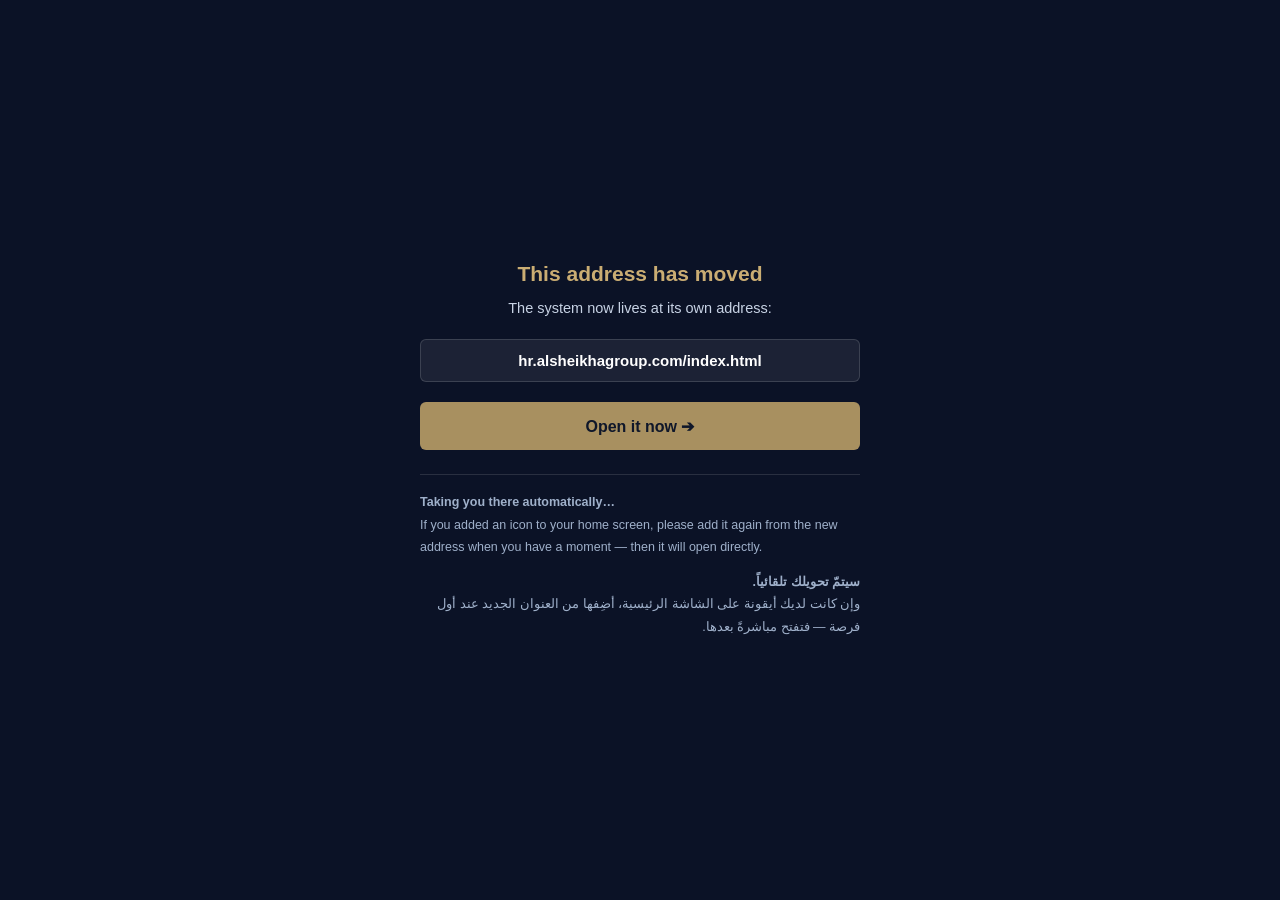
<file: index.html>
<!DOCTYPE html>
<html lang="en">
<head>
<meta charset="UTF-8">
<meta name="viewport" content="width=device-width, initial-scale=1">
<title>We have moved &mdash; Al Sheikha Group</title>
<meta name="robots" content="noindex, nofollow">

<!-- ============================================================================
     صفحةُ تحويلٍ — لا كودَ ولا بيانات.
     -----------------------------------------------------------------------------
     ⚠️⚠️ هذا الملفُّ موجودٌ لسببٍ واحد: أيقوناتُ الموظفين المثبَّتةُ على هواتفهم
     تشير إلى هذا العنوانِ القديم. ولو حُذف لتعطّلت أيقونةُ كلِّ موظفٍ ومديرٍ
     وبياعةٍ في اللحظةِ نفسِها — وتثبيتُ أيقونةِ المدراء على iPhone وحدَه كان
     متعبًا (انظر تاريخَ manager.html في المستودعِ الخاصّ).
     فيبقى العنوانُ القديمُ يُجيب، ويُحوّل من يطرقه إلى العنوانِ الجديد.

     ⚠️ ويُحفظ الـquery والـhash: بابُ المدراء هو `index.html?report=1`، فتحويلٌ
     يُسقط `?report=1` يُنزلهم على شاشةِ الموظفين — وهو عطلٌ صامتٌ يُربك.

     ⚠️ ولا يُحذف ملفُّ `.nojekyll`: بدونه يُعالج GitHub هذه الصفحاتَ كقوالبَ.
     ============================================================================ -->

<style>
    :root { --ink: #0B1226; --gold: #CAAD73; --dim: #9FB0CA; }
    * { box-sizing: border-box; }
    html, body { margin: 0; padding: 0; min-height: 100%; }
    body {
        font-family: 'Segoe UI', Tahoma, sans-serif;
        background: var(--ink); color: #E8EDF6;
        display: flex; align-items: center; justify-content: center;
        min-height: 100vh; text-align: center; padding: 28px 20px;
        -webkit-font-smoothing: antialiased;
    }
    .card { max-width: 440px; width: 100%; }
    h1 { font-size: 21px; margin: 0 0 10px; color: var(--gold); font-weight: 700; }
    p { font-size: 14.5px; line-height: 1.75; color: #C7D2E4; margin: 0 0 18px; }
    .addr {
        display: block; font-size: 15px; font-weight: 700; color: #fff;
        background: rgba(255,255,255,.07); border: 1px solid rgba(255,255,255,.14);
        border-radius: 6px; padding: 12px 14px; margin: 0 0 20px; word-break: break-all;
    }
    a.btn {
        display: flex; align-items: center; justify-content: center;
        min-height: 48px; padding: 0 24px; background: #A89060; color: #0F172A;
        text-decoration: none; border-radius: 6px; font-size: 16px; font-weight: 700;
    }
    a.btn:focus-visible { outline: 2px solid var(--gold); outline-offset: 3px; }
    .note {
        margin-top: 24px; font-size: 12.5px; color: var(--dim); line-height: 1.8;
        border-top: 1px solid rgba(255,255,255,.12); padding-top: 16px; text-align: start;
    }
    .ar { direction: rtl; text-align: right; }
</style>
</head>
<body>
<div class="card">
    <h1>This address has moved</h1>
    <p>The system now lives at its own address:</p>
    <span class="addr" id="addr">hr.alsheikhagroup.com</span>
    <a class="btn" id="go" href="https://hr.alsheikhagroup.com">Open it now &#10132;</a>

    <div class="note">
        <b>Taking you there automatically&hellip;</b><br>
        If you added an icon to your home screen, please add it again from the
        new address when you have a moment &mdash; then it will open directly.
        <div class="ar" style="margin-top:12px;">
            <b>سيتمّ تحويلك تلقائياً.</b><br>
            وإن كانت لديك أيقونة على الشاشة الرئيسية، أضِفها من العنوان الجديد
            عند أول فرصة — فتفتح مباشرةً بعدها.
        </div>
    </div>
</div>

<script>
    // ⚠️ يُؤخذ اسمُ الملفِّ من آخرِ المسار، فيعمل هذا الملفُّ نفسُه على كلِّ
    //   الصفحاتِ بلا تخصيصٍ لكلِّ واحدة — وما يُكتب مرّةً لا يتباعد نسخُه.
    (function () {
        var NEW = 'https://hr.alsheikhagroup.com';
        var file = location.pathname.split('/').pop() || '';
        var target = NEW + '/' + file + location.search + location.hash;
        var go = document.getElementById('go');
        if (go) go.href = target;
        var addr = document.getElementById('addr');
        if (addr) addr.textContent = target.replace(/^https?:\/\//, '');

        // ⚠️⚠️ ويُنظَّف هذا الأصلُ من نفسِه: العاملُ الخِدميُّ القديمُ وذاكرتُه
        //   يبقيان على الجهازِ لو لم يُلغَ تسجيلُه، فيُسجّل نفسَه على عنوانٍ
        //   لم يبقَ فيه تطبيق. ولا يُنتظر فراغُه قبل التحويل.
        try {
            if ('serviceWorker' in navigator) {
                navigator.serviceWorker.getRegistrations().then(function (rs) {
                    rs.forEach(function (r) { r.unregister(); });
                });
            }
            if (window.caches && caches.keys) {
                caches.keys().then(function (ks) { ks.forEach(function (k) { caches.delete(k); }); });
            }
        } catch (e) { /* لا يمنع التحويلَ بحال */ }

        // ⚠️ مهلةٌ قصيرةٌ ليُقرأ العنوانُ الجديدُ ورسالةُ إعادةِ التثبيت، ثم يُنتقل.
        //   و`replace` لا `href`: فلا يعود زرُّ الرجوع إلى هذه الصفحةِ فيدور.
        setTimeout(function () { location.replace(target); }, 2200);
    })();
</script>
</body>
</html>
</file>
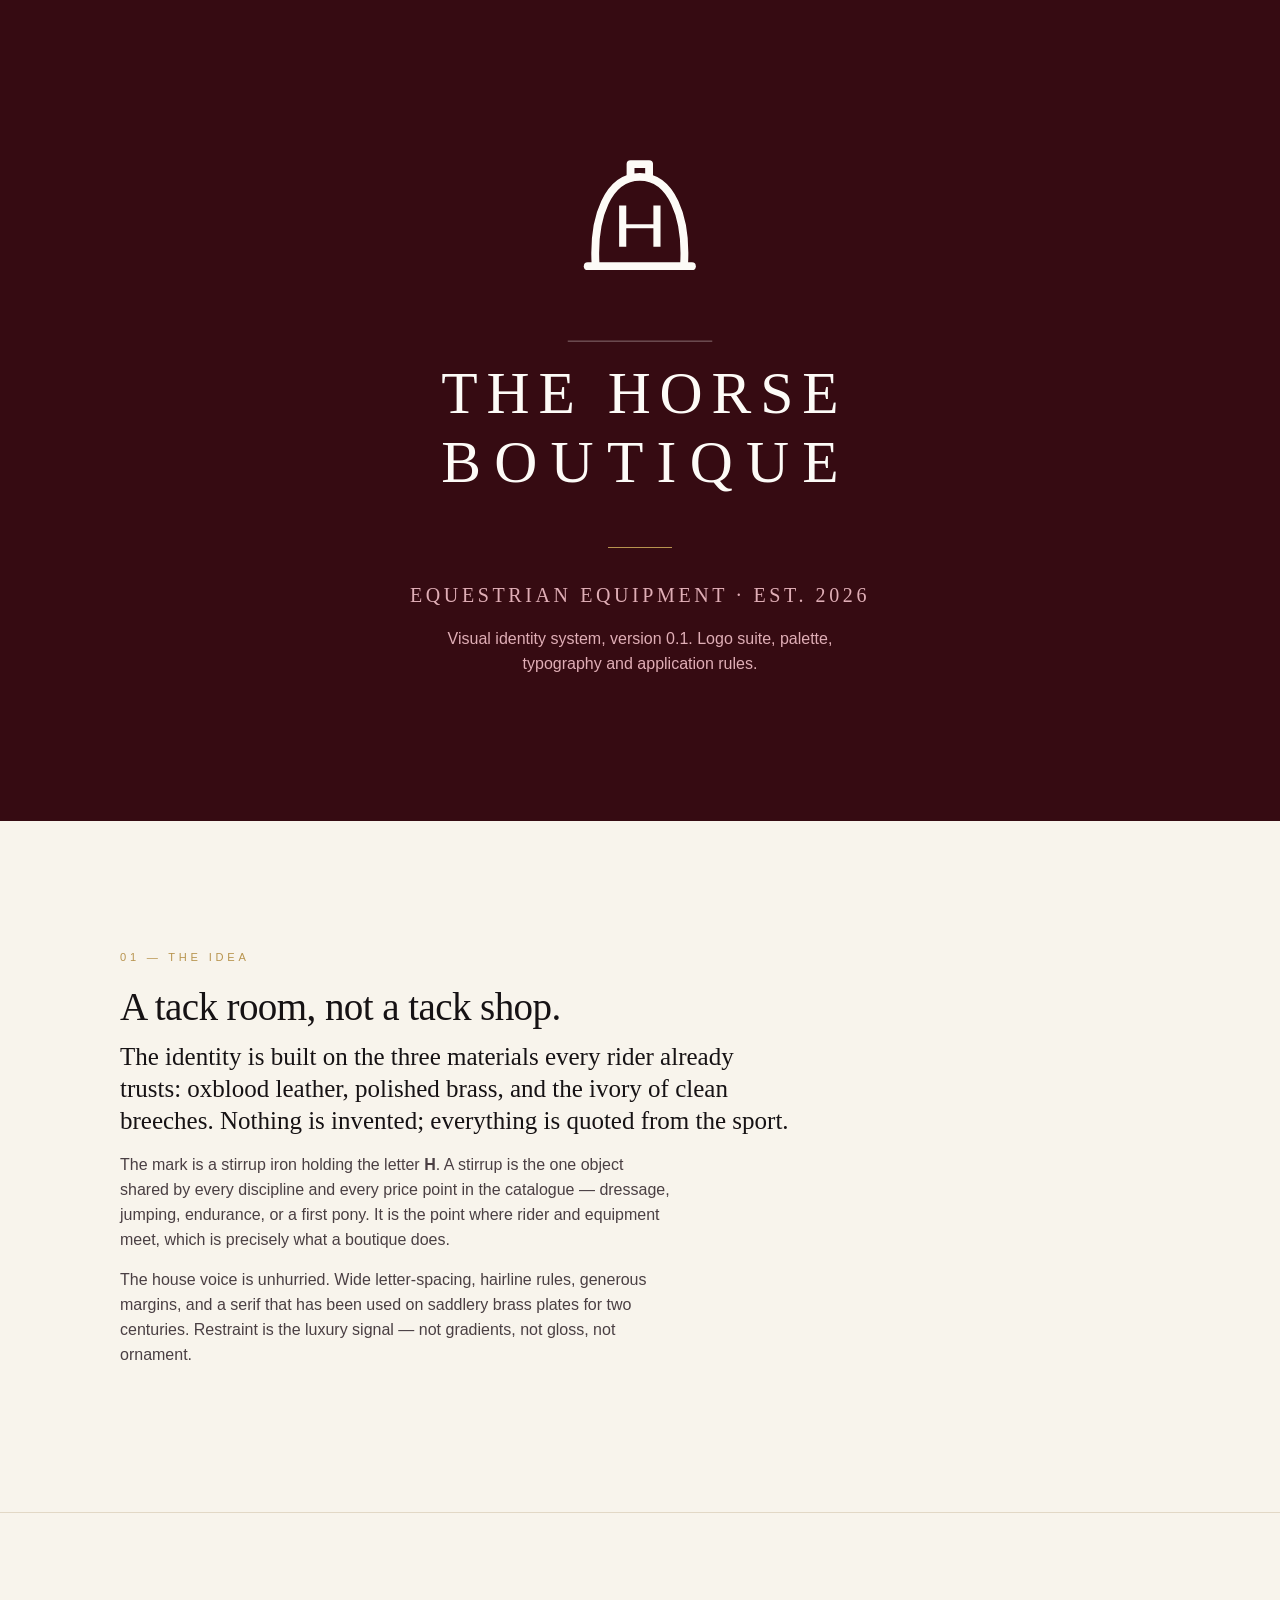
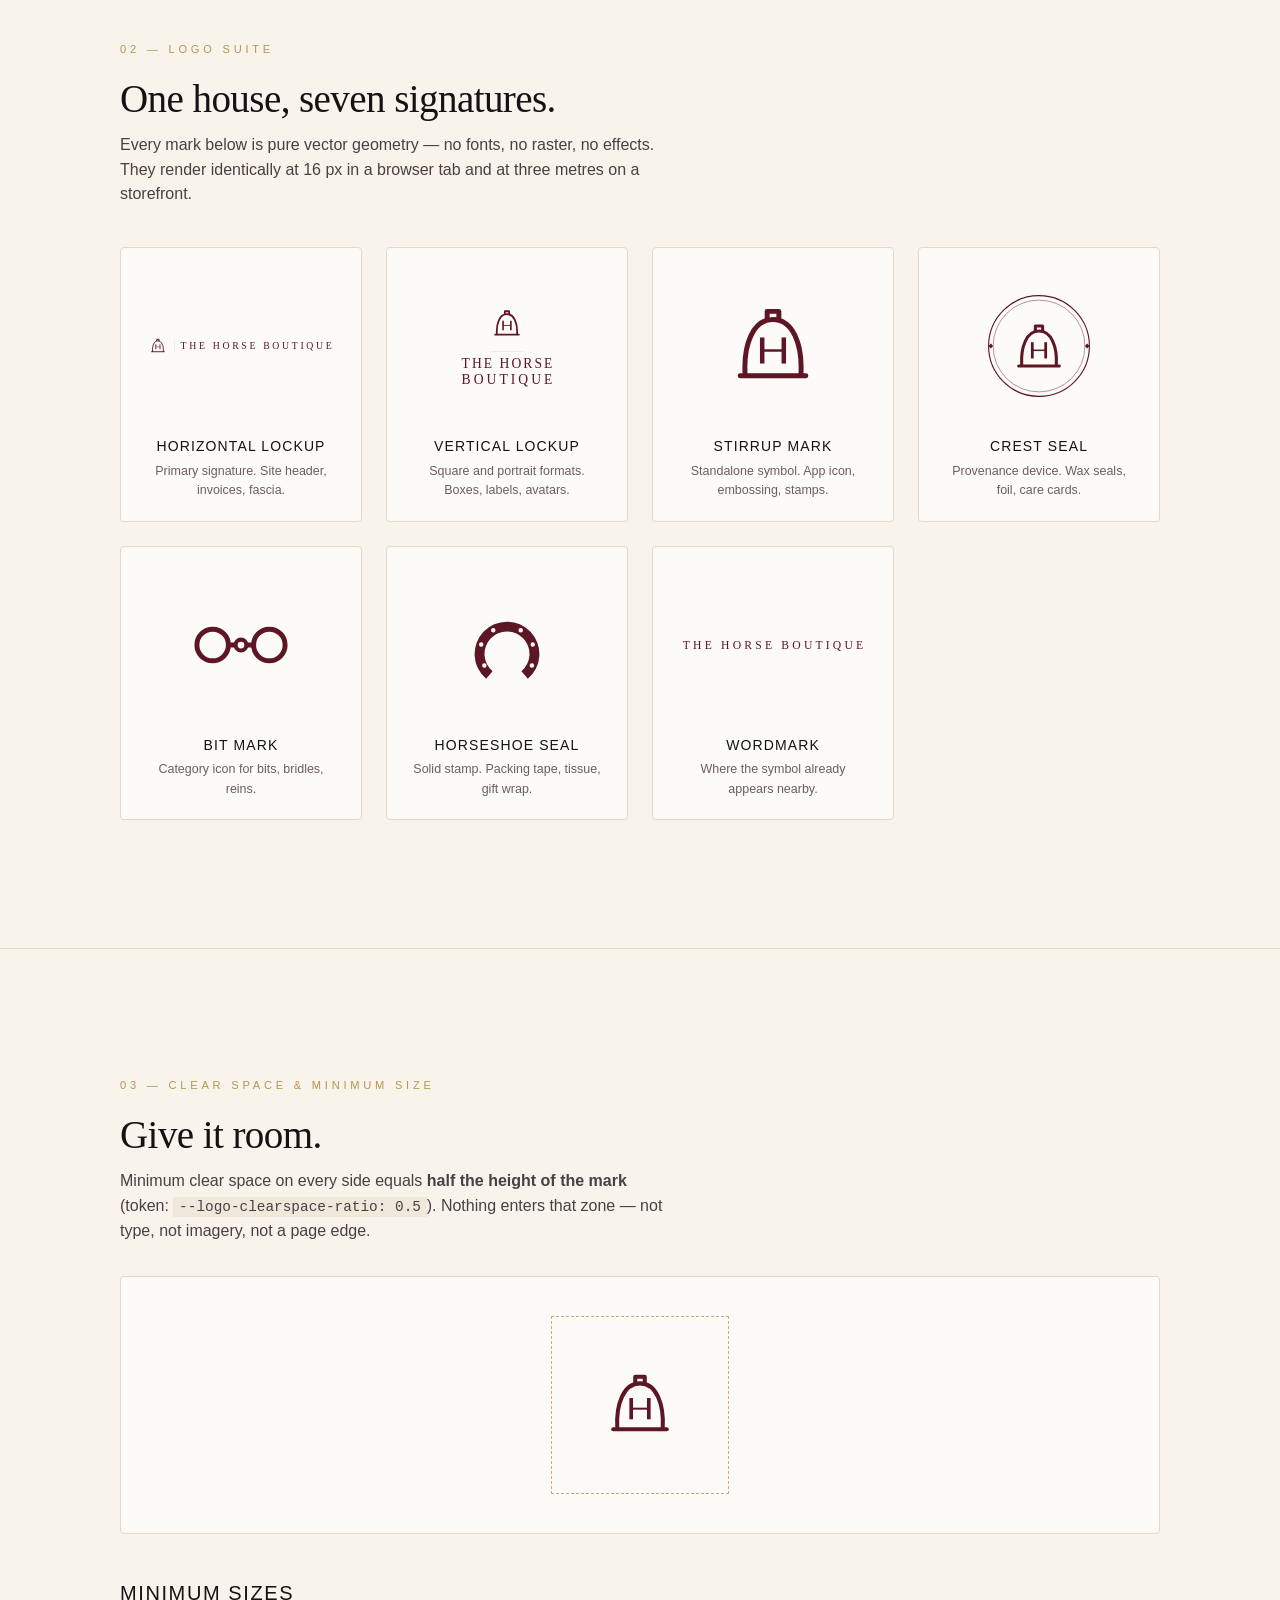
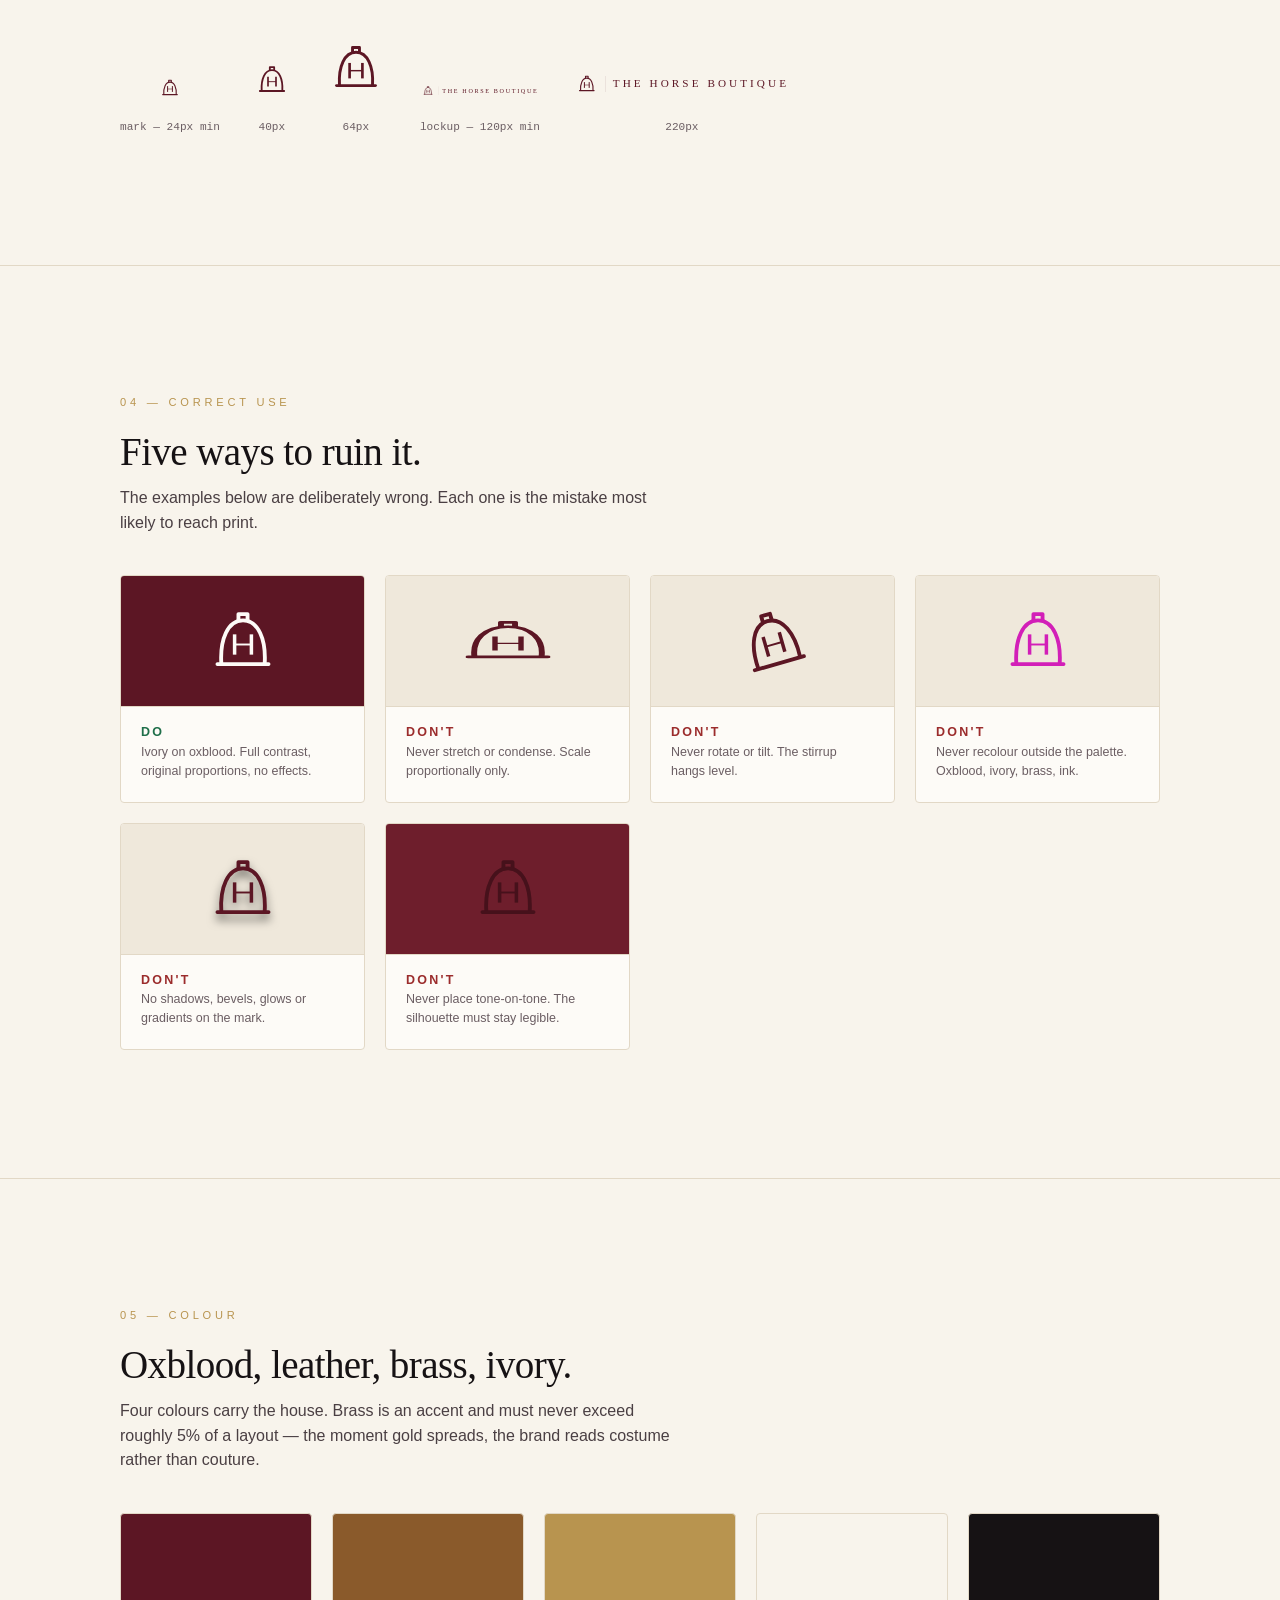
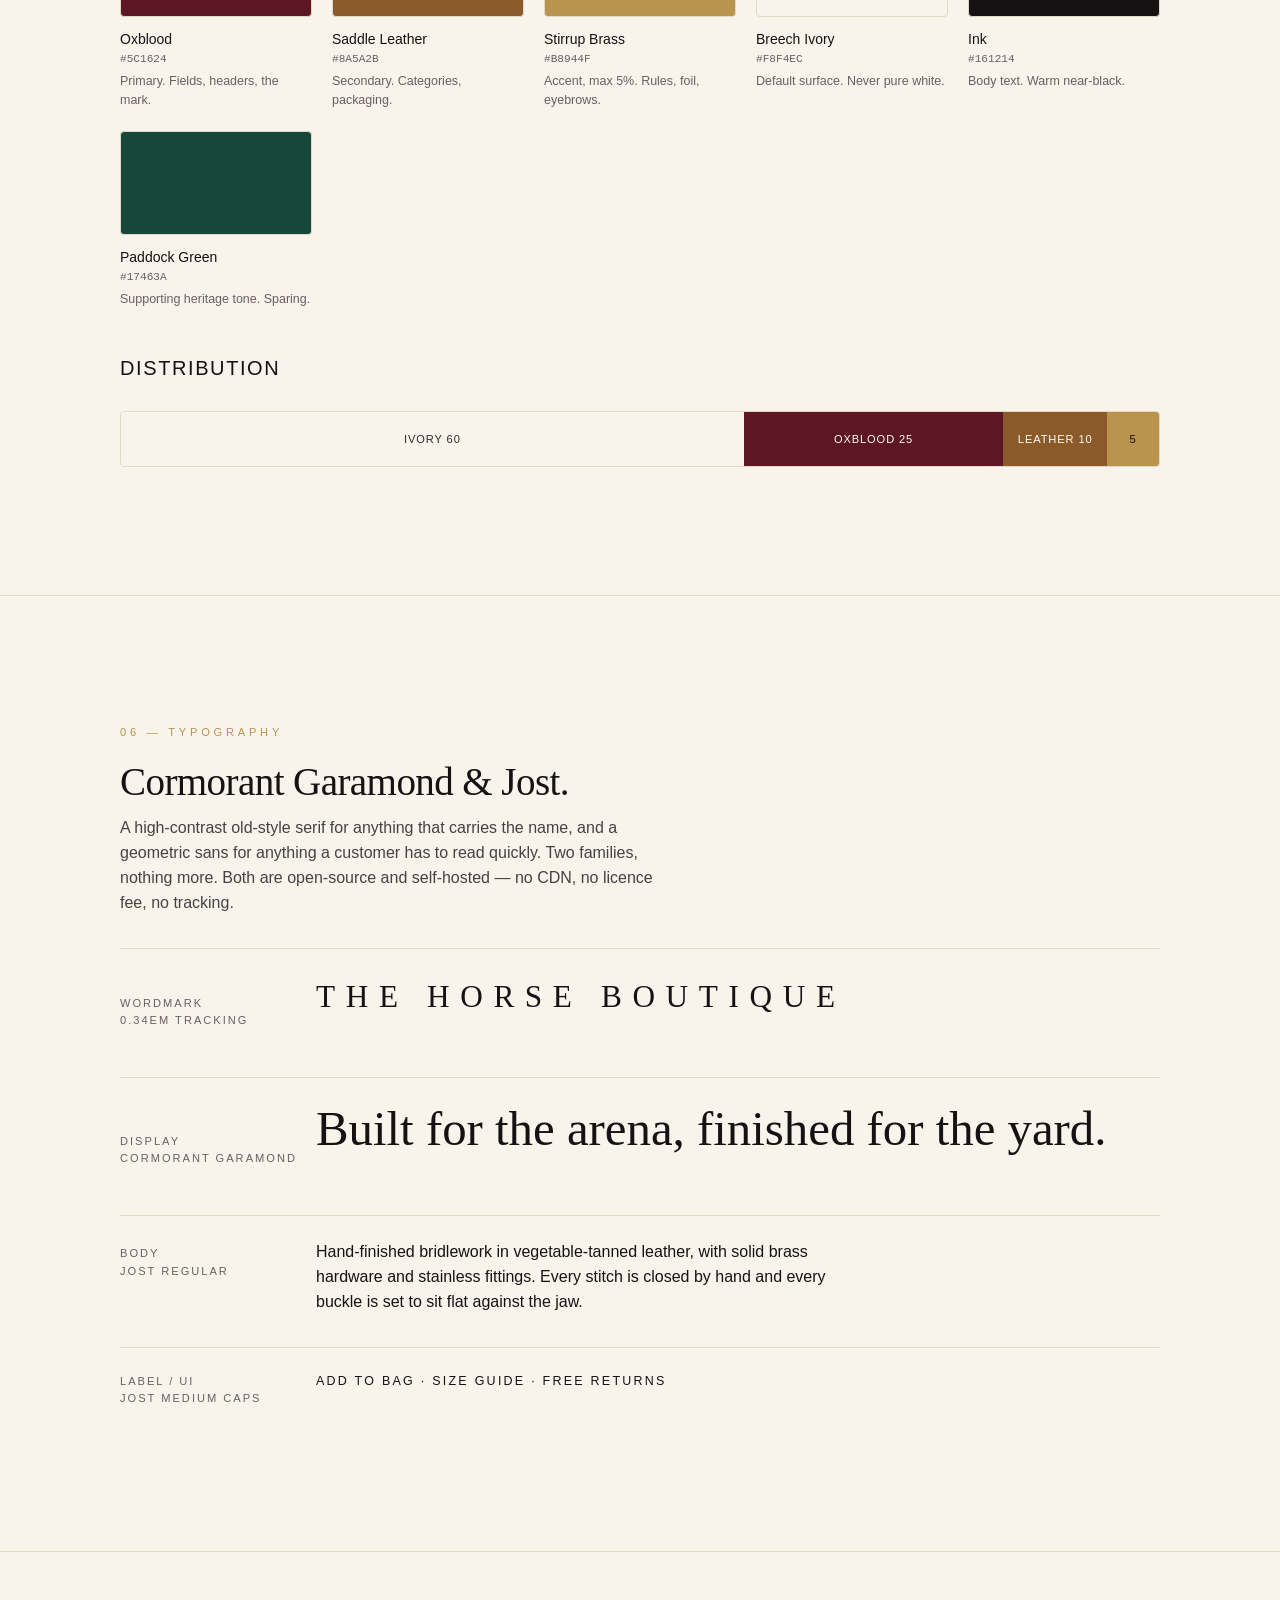
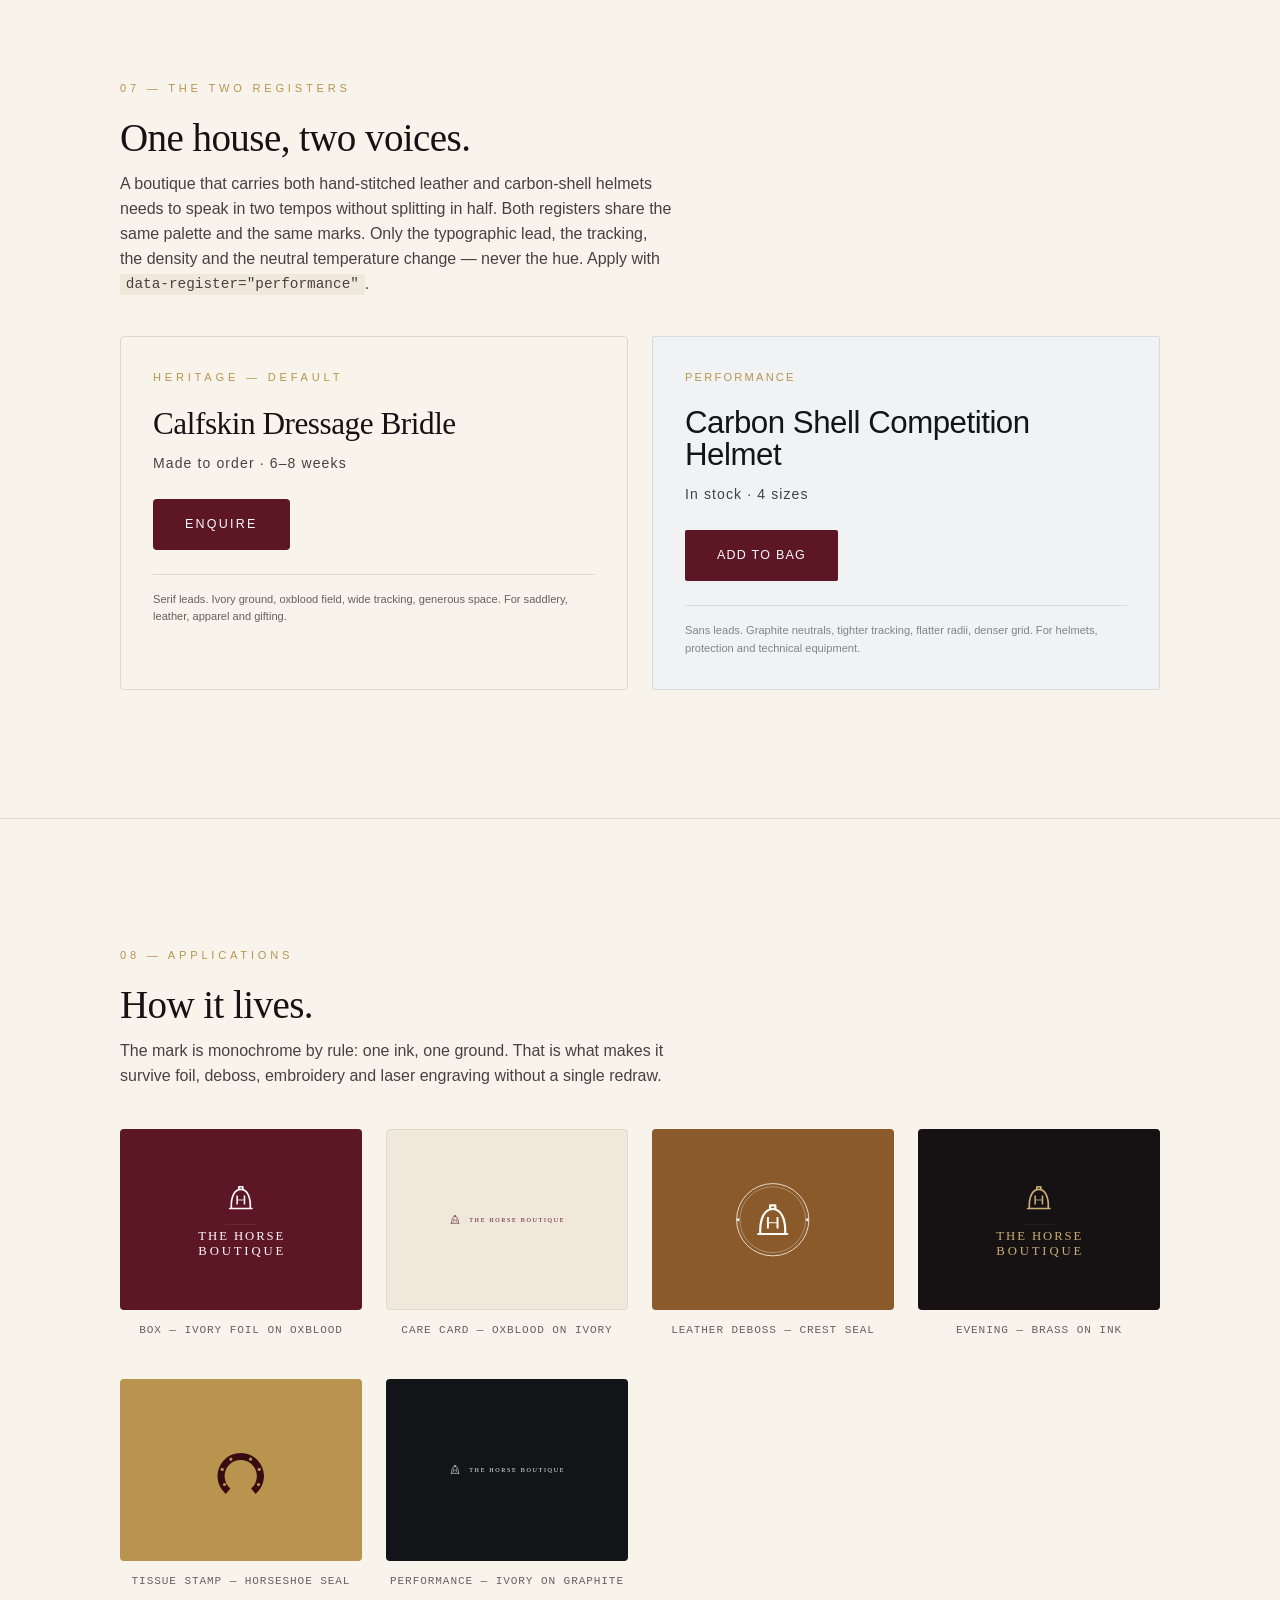
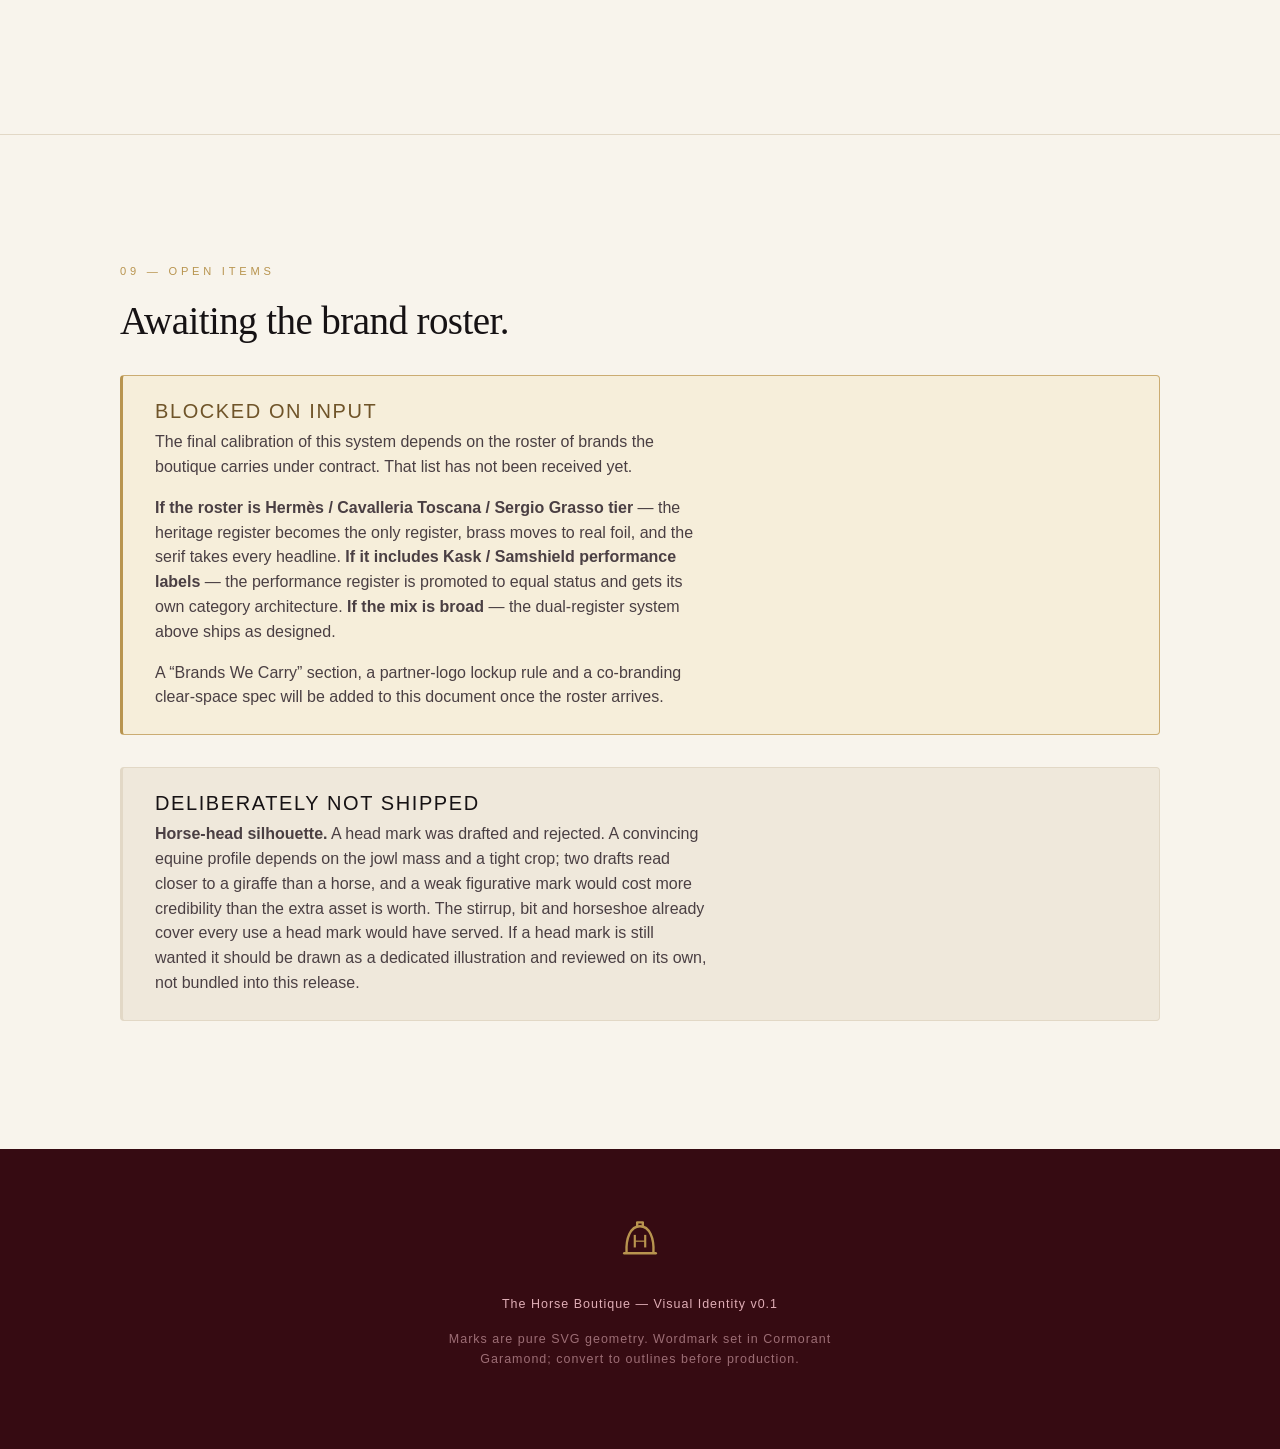
<file: the-horse-boutique/brand/index.html>
<!doctype html>
<html lang="en">
  <head>
    <meta charset="utf-8" />
    <meta name="viewport" content="width=device-width, initial-scale=1" />
    <title>The Horse Boutique — Brand Identity Guidelines</title>
    <meta
      name="description"
      content="Visual identity system for The Horse Boutique: logo suite, palette, typography and application rules."
    />
    <link rel="icon" href="logo/thb-favicon.svg" />
    <link rel="stylesheet" href="tokens.css" />
    <link rel="stylesheet" href="guidelines.css" />
  </head>
  <body>
    <!-- ==================================================================
         SPRITE — every mark defined once, referenced by <use>. Keeps the
         geometry single-source and lets currentColor drive recolouring.
         ================================================================== -->
    <svg width="0" height="0" style="position: absolute" aria-hidden="true">
      <defs>
        <!-- Primary: stirrup + H -->
        <symbol id="mark-stirrup" viewBox="0 0 240 240" fill="none">
          <g
            stroke="currentColor"
            stroke-width="11"
            stroke-linecap="round"
            stroke-linejoin="round"
          >
            <path d="M107 61 V43 H133 V61" />
            <path
              d="M58 184 C54 116 76 61 120 61 C164 61 186 116 182 184"
            />
            <path d="M47 186 H193" />
          </g>
          <g stroke="currentColor" stroke-linecap="butt">
            <path d="M96 101 V159" stroke-width="10" />
            <path d="M144 101 V159" stroke-width="10" />
            <path d="M96 130 H144" stroke-width="5.5" />
          </g>
        </symbol>

        <!-- Secondary: jointed snaffle bit -->
        <symbol id="mark-bit" viewBox="0 0 240 240" fill="none">
          <g stroke="currentColor" stroke-width="11" stroke-linecap="round">
            <circle cx="57" cy="120" r="35" />
            <circle cx="183" cy="120" r="35" />
            <path d="M92 120 H106" />
            <path d="M134 120 H148" />
          </g>
          <circle
            cx="120"
            cy="120"
            r="12"
            fill="none"
            stroke="currentColor"
            stroke-width="9"
          />
        </symbol>

        <!-- Seal: horseshoe -->
        <symbol id="mark-horseshoe" viewBox="0 0 240 240">
          <path
            fill="currentColor"
            fill-rule="evenodd"
            d="M73.7 195.2 A72 72 0 1 1 166.3 195.2 L152.1 178.3 A50 50 0 1 0 87.9 178.3 Z
               M64.7 165.8 a5 5 0 1 0 10 0 a5 5 0 1 0 -10 0 Z
               M57.7 119.1 a5 5 0 1 0 10 0 a5 5 0 1 0 -10 0 Z
               M84.5 87.2 a5 5 0 1 0 10 0 a5 5 0 1 0 -10 0 Z
               M145.5 87.2 a5 5 0 1 0 10 0 a5 5 0 1 0 -10 0 Z
               M172.3 119.1 a5 5 0 1 0 10 0 a5 5 0 1 0 -10 0 Z
               M170.3 165.8 a5 5 0 1 0 10 0 a5 5 0 1 0 -10 0 Z"
          />
        </symbol>

        <!-- Crest seal -->
        <symbol id="crest" viewBox="0 0 240 240" fill="none">
          <circle
            cx="120"
            cy="120"
            r="112"
            stroke="currentColor"
            stroke-width="2.5"
          />
          <circle
            cx="120"
            cy="120"
            r="102"
            stroke="currentColor"
            stroke-width="1"
          />
          <g fill="currentColor">
            <path d="M8 120 L13 114.5 L18 120 L13 125.5 Z" />
            <path d="M222 120 L227 114.5 L232 120 L227 125.5 Z" />
          </g>
          <g transform="translate(120 120) scale(0.62) translate(-120 -114.5)">
            <g
              stroke="currentColor"
              stroke-width="11"
              stroke-linecap="round"
              stroke-linejoin="round"
            >
              <path d="M107 61 V43 H133 V61" />
              <path
                d="M58 184 C54 116 76 61 120 61 C164 61 186 116 182 184"
              />
              <path d="M47 186 H193" />
            </g>
            <g stroke="currentColor" stroke-linecap="butt">
              <path d="M96 101 V159" stroke-width="10" />
              <path d="M144 101 V159" stroke-width="10" />
              <path d="M96 130 H144" stroke-width="5.5" />
            </g>
          </g>
        </symbol>

        <!-- Horizontal lockup -->
        <symbol id="lockup-h" viewBox="0 0 1100 160">
          <g transform="translate(14 20) scale(0.5)" fill="none">
            <g
              stroke="currentColor"
              stroke-width="11"
              stroke-linecap="round"
              stroke-linejoin="round"
            >
              <path d="M107 61 V43 H133 V61" />
              <path
                d="M58 184 C54 116 76 61 120 61 C164 61 186 116 182 184"
              />
              <path d="M47 186 H193" />
            </g>
            <g stroke="currentColor" stroke-linecap="butt">
              <path d="M96 101 V159" stroke-width="10" />
              <path d="M144 101 V159" stroke-width="10" />
              <path d="M96 130 H144" stroke-width="5.5" />
            </g>
          </g>
          <path
            d="M168 40 V120"
            stroke="currentColor"
            stroke-width="1"
            opacity="0.45"
          />
          <text
            x="204"
            y="97"
            textLength="866"
            lengthAdjust="spacing"
            font-family="Cormorant Garamond, EB Garamond, Georgia, Times New Roman, serif"
            font-size="56"
            font-weight="500"
            fill="currentColor"
          >
            THE HORSE BOUTIQUE
          </text>
        </symbol>

        <!-- Vertical lockup -->
        <symbol id="lockup-v" viewBox="0 0 620 420">
          <g transform="translate(215 6) scale(0.79)" fill="none">
            <g
              stroke="currentColor"
              stroke-width="11"
              stroke-linecap="round"
              stroke-linejoin="round"
            >
              <path d="M107 61 V43 H133 V61" />
              <path
                d="M58 184 C54 116 76 61 120 61 C164 61 186 116 182 184"
              />
              <path d="M47 186 H193" />
            </g>
            <g stroke="currentColor" stroke-linecap="butt">
              <path d="M96 101 V159" stroke-width="10" />
              <path d="M144 101 V159" stroke-width="10" />
              <path d="M96 130 H144" stroke-width="5.5" />
            </g>
          </g>
          <path
            d="M230 236 H390"
            stroke="currentColor"
            stroke-width="1"
            opacity="0.45"
          />
          <g
            font-family="Cormorant Garamond, EB Garamond, Georgia, Times New Roman, serif"
            font-size="66"
            font-weight="500"
            fill="currentColor"
            text-anchor="middle"
          >
            <text x="310" y="316" textLength="440" lengthAdjust="spacing">
              THE HORSE
            </text>
            <text x="310" y="392" textLength="440" lengthAdjust="spacing">
              BOUTIQUE
            </text>
          </g>
        </symbol>

        <!-- Wordmark only -->
        <symbol id="wordmark" viewBox="0 0 1320 120">
          <text
            x="660"
            y="86"
            text-anchor="middle"
            textLength="1240"
            lengthAdjust="spacing"
            font-family="Cormorant Garamond, EB Garamond, Georgia, Times New Roman, serif"
            font-size="80"
            font-weight="500"
            fill="currentColor"
          >
            THE HORSE BOUTIQUE
          </text>
        </symbol>
      </defs>
    </svg>

    <!-- ================================ HERO ========================== -->
    <header class="hero">
      <div class="wrap">
        <svg class="hero__lockup" viewBox="0 0 620 420" aria-label="The Horse Boutique">
          <use href="#lockup-v" />
        </svg>
        <hr class="hero__rule" />
        <p class="hero__tag">Equestrian Equipment &middot; Est. 2026</p>
        <p>
          Visual identity system, version 0.1. Logo suite, palette, typography
          and application rules.
        </p>
      </div>
    </header>

    <!-- ============================ POSITIONING ======================= -->
    <section>
      <div class="wrap">
        <p class="eyebrow">01 &mdash; The idea</p>
        <h2>A tack room, not a tack shop.</h2>
        <p class="lede">
          The identity is built on the three materials every rider already
          trusts: oxblood leather, polished brass, and the ivory of clean
          breeches. Nothing is invented; everything is quoted from the sport.
        </p>
        <p>
          The mark is a stirrup iron holding the letter <strong>H</strong>. A
          stirrup is the one object shared by every discipline and every price
          point in the catalogue &mdash; dressage, jumping, endurance, or a
          first pony. It is the point where rider and equipment meet, which is
          precisely what a boutique does.
        </p>
        <p>
          The house voice is unhurried. Wide letter-spacing, hairline rules,
          generous margins, and a serif that has been used on saddlery brass
          plates for two centuries. Restraint is the luxury signal &mdash; not
          gradients, not gloss, not ornament.
        </p>
      </div>
    </section>

    <!-- ============================= LOGO SUITE ======================= -->
    <section>
      <div class="wrap">
        <p class="eyebrow">02 &mdash; Logo suite</p>
        <h2>One house, seven signatures.</h2>
        <p>
          Every mark below is pure vector geometry &mdash; no fonts, no raster,
          no effects. They render identically at 16&nbsp;px in a browser tab and
          at three metres on a storefront.
        </p>

        <div class="grid">
          <div class="card">
            <div class="card__art card__art--wide">
              <svg viewBox="0 0 1100 160"><use href="#lockup-h" /></svg>
            </div>
            <p class="card__name">Horizontal lockup</p>
            <p class="card__use">Primary signature. Site header, invoices, fascia.</p>
          </div>

          <div class="card">
            <div class="card__art">
              <svg viewBox="0 0 620 420" style="width: 128px">
                <use href="#lockup-v" />
              </svg>
            </div>
            <p class="card__name">Vertical lockup</p>
            <p class="card__use">Square and portrait formats. Boxes, labels, avatars.</p>
          </div>

          <div class="card">
            <div class="card__art">
              <svg viewBox="0 0 240 240"><use href="#mark-stirrup" /></svg>
            </div>
            <p class="card__name">Stirrup mark</p>
            <p class="card__use">Standalone symbol. App icon, embossing, stamps.</p>
          </div>

          <div class="card">
            <div class="card__art">
              <svg viewBox="0 0 240 240"><use href="#crest" /></svg>
            </div>
            <p class="card__name">Crest seal</p>
            <p class="card__use">Provenance device. Wax seals, foil, care cards.</p>
          </div>

          <div class="card">
            <div class="card__art">
              <svg viewBox="0 0 240 240"><use href="#mark-bit" /></svg>
            </div>
            <p class="card__name">Bit mark</p>
            <p class="card__use">Category icon for bits, bridles, reins.</p>
          </div>

          <div class="card">
            <div class="card__art">
              <svg viewBox="0 0 240 240"><use href="#mark-horseshoe" /></svg>
            </div>
            <p class="card__name">Horseshoe seal</p>
            <p class="card__use">Solid stamp. Packing tape, tissue, gift wrap.</p>
          </div>

          <div class="card">
            <div class="card__art card__art--wide">
              <svg viewBox="0 0 1320 120"><use href="#wordmark" /></svg>
            </div>
            <p class="card__name">Wordmark</p>
            <p class="card__use">Where the symbol already appears nearby.</p>
          </div>
        </div>
      </div>
    </section>

    <!-- ========================= CLEAR SPACE / SIZE =================== -->
    <section>
      <div class="wrap">
        <p class="eyebrow">03 &mdash; Clear space &amp; minimum size</p>
        <h2>Give it room.</h2>
        <p>
          Minimum clear space on every side equals <strong>half the height of
          the mark</strong> (token: <code>--logo-clearspace-ratio: 0.5</code>).
          Nothing enters that zone &mdash; not type, not imagery, not a page
          edge.
        </p>

        <div class="clearspace">
          <div class="clearspace__box">
            <svg viewBox="0 0 240 240"><use href="#mark-stirrup" /></svg>
          </div>
        </div>

        <h3 style="margin-top: var(--space-12)">Minimum sizes</h3>
        <div class="sizes">
          <figure>
            <svg viewBox="0 0 240 240" style="width: 24px">
              <use href="#mark-stirrup" />
            </svg>
            <figcaption>mark &mdash; 24px min</figcaption>
          </figure>
          <figure>
            <svg viewBox="0 0 240 240" style="width: 40px">
              <use href="#mark-stirrup" />
            </svg>
            <figcaption>40px</figcaption>
          </figure>
          <figure>
            <svg viewBox="0 0 240 240" style="width: 64px">
              <use href="#mark-stirrup" />
            </svg>
            <figcaption>64px</figcaption>
          </figure>
          <figure>
            <svg viewBox="0 0 1100 160" style="width: 120px">
              <use href="#lockup-h" />
            </svg>
            <figcaption>lockup &mdash; 120px min</figcaption>
          </figure>
          <figure>
            <svg viewBox="0 0 1100 160" style="width: 220px">
              <use href="#lockup-h" />
            </svg>
            <figcaption>220px</figcaption>
          </figure>
        </div>
      </div>
    </section>

    <!-- ============================== MISUSE ========================== -->
    <section>
      <div class="wrap">
        <p class="eyebrow">04 &mdash; Correct use</p>
        <h2>Five ways to ruin it.</h2>
        <p>
          The examples below are deliberately wrong. Each one is the mistake
          most likely to reach print.
        </p>

        <div class="rules">
          <div class="rule rule--do">
            <div class="rule__art rule__art--correct">
              <svg viewBox="0 0 240 240"><use href="#mark-stirrup" /></svg>
            </div>
            <div class="rule__body">
              <p class="rule__verdict">Do</p>
              <p>Ivory on oxblood. Full contrast, original proportions, no effects.</p>
            </div>
          </div>

          <div class="rule rule--dont">
            <div class="rule__art mis--stretch">
              <svg viewBox="0 0 240 240" preserveAspectRatio="none">
                <use href="#mark-stirrup" />
              </svg>
            </div>
            <div class="rule__body">
              <p class="rule__verdict">Don't</p>
              <p>Never stretch or condense. Scale proportionally only.</p>
            </div>
          </div>

          <div class="rule rule--dont">
            <div class="rule__art mis--rotate">
              <svg viewBox="0 0 240 240"><use href="#mark-stirrup" /></svg>
            </div>
            <div class="rule__body">
              <p class="rule__verdict">Don't</p>
              <p>Never rotate or tilt. The stirrup hangs level.</p>
            </div>
          </div>

          <div class="rule rule--dont">
            <div class="rule__art mis--recolour">
              <svg viewBox="0 0 240 240"><use href="#mark-stirrup" /></svg>
            </div>
            <div class="rule__body">
              <p class="rule__verdict">Don't</p>
              <p>Never recolour outside the palette. Oxblood, ivory, brass, ink.</p>
            </div>
          </div>

          <div class="rule rule--dont">
            <div class="rule__art mis--shadow">
              <svg viewBox="0 0 240 240"><use href="#mark-stirrup" /></svg>
            </div>
            <div class="rule__body">
              <p class="rule__verdict">Don't</p>
              <p>No shadows, bevels, glows or gradients on the mark.</p>
            </div>
          </div>

          <div class="rule rule--dont">
            <div class="rule__art rule__art--lowcontrast">
              <svg viewBox="0 0 240 240"><use href="#mark-stirrup" /></svg>
            </div>
            <div class="rule__body">
              <p class="rule__verdict">Don't</p>
              <p>Never place tone-on-tone. The silhouette must stay legible.</p>
            </div>
          </div>
        </div>
      </div>
    </section>

    <!-- ============================== COLOUR ========================== -->
    <section>
      <div class="wrap">
        <p class="eyebrow">05 &mdash; Colour</p>
        <h2>Oxblood, leather, brass, ivory.</h2>
        <p>
          Four colours carry the house. Brass is an accent and must never
          exceed roughly 5% of a layout &mdash; the moment gold spreads, the
          brand reads costume rather than couture.
        </p>

        <div class="swatches">
          <div class="swatch">
            <div
              class="swatch__chip"
              style="background: var(--thb-oxblood-700)"
            ></div>
            <p class="swatch__name">Oxblood</p>
            <p class="swatch__meta">#5C1624</p>
            <p class="swatch__role">Primary. Fields, headers, the mark.</p>
          </div>
          <div class="swatch">
            <div
              class="swatch__chip"
              style="background: var(--thb-leather-600)"
            ></div>
            <p class="swatch__name">Saddle Leather</p>
            <p class="swatch__meta">#8A5A2B</p>
            <p class="swatch__role">Secondary. Categories, packaging.</p>
          </div>
          <div class="swatch">
            <div
              class="swatch__chip"
              style="background: var(--thb-brass-500)"
            ></div>
            <p class="swatch__name">Stirrup Brass</p>
            <p class="swatch__meta">#B8944F</p>
            <p class="swatch__role">Accent, max 5%. Rules, foil, eyebrows.</p>
          </div>
          <div class="swatch">
            <div
              class="swatch__chip"
              style="background: var(--thb-ivory-100)"
            ></div>
            <p class="swatch__name">Breech Ivory</p>
            <p class="swatch__meta">#F8F4EC</p>
            <p class="swatch__role">Default surface. Never pure white.</p>
          </div>
          <div class="swatch">
            <div
              class="swatch__chip"
              style="background: var(--thb-ink-900)"
            ></div>
            <p class="swatch__name">Ink</p>
            <p class="swatch__meta">#161214</p>
            <p class="swatch__role">Body text. Warm near-black.</p>
          </div>
          <div class="swatch">
            <div
              class="swatch__chip"
              style="background: var(--thb-green-700)"
            ></div>
            <p class="swatch__name">Paddock Green</p>
            <p class="swatch__meta">#17463A</p>
            <p class="swatch__role">Supporting heritage tone. Sparing.</p>
          </div>
        </div>

        <h3 style="margin-top: var(--space-12)">Distribution</h3>
        <div class="ratio">
          <span
            style="
              flex: 60;
              background: var(--thb-ivory-100);
              color: var(--thb-ink-700);
            "
            >Ivory 60</span
          >
          <span
            style="
              flex: 25;
              background: var(--thb-oxblood-700);
              color: var(--thb-ivory-50);
            "
            >Oxblood 25</span
          >
          <span
            style="
              flex: 10;
              background: var(--thb-leather-600);
              color: var(--thb-ivory-50);
            "
            >Leather 10</span
          >
          <span
            style="
              flex: 5;
              background: var(--thb-brass-500);
              color: var(--thb-oxblood-950);
            "
            >5</span
          >
        </div>
      </div>
    </section>

    <!-- ============================ TYPOGRAPHY ======================== -->
    <section>
      <div class="wrap">
        <p class="eyebrow">06 &mdash; Typography</p>
        <h2>Cormorant Garamond &amp; Jost.</h2>
        <p>
          A high-contrast old-style serif for anything that carries the name,
          and a geometric sans for anything a customer has to read quickly. Two
          families, nothing more. Both are open-source and self-hosted &mdash;
          no CDN, no licence fee, no tracking.
        </p>

        <div class="specimen">
          <p class="specimen__label">Wordmark<br />0.34em tracking</p>
          <p class="specimen__sample s-wordmark">The Horse Boutique</p>
        </div>
        <div class="specimen">
          <p class="specimen__label">Display<br />Cormorant Garamond</p>
          <p class="specimen__sample s-display">
            Built for the arena, finished for the yard.
          </p>
        </div>
        <div class="specimen">
          <p class="specimen__label">Body<br />Jost Regular</p>
          <p class="specimen__sample s-body">
            Hand-finished bridlework in vegetable-tanned leather, with solid
            brass hardware and stainless fittings. Every stitch is closed by
            hand and every buckle is set to sit flat against the jaw.
          </p>
        </div>
        <div class="specimen">
          <p class="specimen__label">Label / UI<br />Jost Medium caps</p>
          <p class="specimen__sample s-label">
            Add to bag &middot; Size guide &middot; Free returns
          </p>
        </div>
      </div>
    </section>

    <!-- ============================= REGISTERS ======================== -->
    <section>
      <div class="wrap">
        <p class="eyebrow">07 &mdash; The two registers</p>
        <h2>One house, two voices.</h2>
        <p>
          A boutique that carries both hand-stitched leather and carbon-shell
          helmets needs to speak in two tempos without splitting in half. Both
          registers share the same palette and the same marks. Only the
          typographic lead, the tracking, the density and the neutral
          temperature change &mdash; never the hue. Apply with
          <code>data-register="performance"</code>.
        </p>

        <div class="registers">
          <div class="panel">
            <p class="panel__kicker">Heritage &mdash; default</p>
            <p class="panel__title">Calfskin Dressage Bridle</p>
            <p class="panel__price">Made to order &middot; 6&ndash;8 weeks</p>
            <a href="#" class="btn">Enquire</a>
            <p class="panel__note">
              Serif leads. Ivory ground, oxblood field, wide tracking, generous
              space. For saddlery, leather, apparel and gifting.
            </p>
          </div>

          <div class="panel" data-register="performance">
            <p class="panel__kicker">Performance</p>
            <p class="panel__title">Carbon Shell Competition Helmet</p>
            <p class="panel__price">In stock &middot; 4 sizes</p>
            <a href="#" class="btn">Add to bag</a>
            <p class="panel__note">
              Sans leads. Graphite neutrals, tighter tracking, flatter radii,
              denser grid. For helmets, protection and technical equipment.
            </p>
          </div>
        </div>
      </div>
    </section>

    <!-- =========================== APPLICATIONS ======================= -->
    <section>
      <div class="wrap">
        <p class="eyebrow">08 &mdash; Applications</p>
        <h2>How it lives.</h2>
        <p>
          The mark is monochrome by rule: one ink, one ground. That is what
          makes it survive foil, deboss, embroidery and laser engraving without
          a single redraw.
        </p>

        <div class="apps">
          <figure class="app-figure">
            <div class="app app--oxblood">
              <svg viewBox="0 0 620 420"><use href="#lockup-v" /></svg>
            </div>
            <p class="app__label">Box &mdash; ivory foil on oxblood</p>
          </figure>
          <figure class="app-figure">
            <div class="app app--ivory">
              <svg viewBox="0 0 1100 160"><use href="#lockup-h" /></svg>
            </div>
            <p class="app__label">Care card &mdash; oxblood on ivory</p>
          </figure>
          <figure class="app-figure">
            <div class="app app--leather">
              <svg viewBox="0 0 240 240" style="width: 44%">
                <use href="#crest" />
              </svg>
            </div>
            <p class="app__label">Leather deboss &mdash; crest seal</p>
          </figure>
          <figure class="app-figure">
            <div class="app app--ink">
              <svg viewBox="0 0 620 420"><use href="#lockup-v" /></svg>
            </div>
            <p class="app__label">Evening &mdash; brass on ink</p>
          </figure>
          <figure class="app-figure">
            <div class="app app--brass">
              <svg viewBox="0 0 240 240" style="width: 44%">
                <use href="#mark-horseshoe" />
              </svg>
            </div>
            <p class="app__label">Tissue stamp &mdash; horseshoe seal</p>
          </figure>
          <figure class="app-figure">
            <div class="app app--graphite">
              <svg viewBox="0 0 1100 160"><use href="#lockup-h" /></svg>
            </div>
            <p class="app__label">Performance &mdash; ivory on graphite</p>
          </figure>
        </div>
      </div>
    </section>

    <!-- ============================== PENDING ========================= -->
    <section>
      <div class="wrap">
        <p class="eyebrow">09 &mdash; Open items</p>
        <h2>Awaiting the brand roster.</h2>
        <div class="callout">
          <h3>Blocked on input</h3>
          <p>
            The final calibration of this system depends on the roster of
            brands the boutique carries under contract. That list has not been
            received yet.
          </p>
          <p>
            <strong>If the roster is Herm&egrave;s / Cavalleria Toscana /
            Sergio Grasso tier</strong> &mdash; the heritage register becomes
            the only register, brass moves to real foil, and the serif takes
            every headline.
            <strong>If it includes Kask / Samshield performance labels</strong>
            &mdash; the performance register is promoted to equal status and
            gets its own category architecture.
            <strong>If the mix is broad</strong> &mdash; the dual-register
            system above ships as designed.
          </p>
          <p>
            A &ldquo;Brands We Carry&rdquo; section, a partner-logo lockup rule
            and a co-branding clear-space spec will be added to this document
            once the roster arrives.
          </p>
        </div>

        <div class="callout" style="background: var(--thb-ivory-200); border-left-color: var(--color-text-subtle); border-color: var(--color-border)">
          <h3 style="color: var(--color-text)">Deliberately not shipped</h3>
          <p>
            <strong>Horse-head silhouette.</strong> A head mark was drafted and
            rejected. A convincing equine profile depends on the jowl mass and a
            tight crop; two drafts read closer to a giraffe than a horse, and a
            weak figurative mark would cost more credibility than the extra
            asset is worth. The stirrup, bit and horseshoe already cover every
            use a head mark would have served. If a head mark is still wanted it
            should be drawn as a dedicated illustration and reviewed on its own,
            not bundled into this release.
          </p>
        </div>
      </div>
    </section>

    <footer>
      <svg viewBox="0 0 240 240" aria-hidden="true">
        <use href="#mark-stirrup" />
      </svg>
      <p>The Horse Boutique &mdash; Visual Identity v0.1</p>
      <p style="opacity: 0.6">
        Marks are pure SVG geometry. Wordmark set in Cormorant Garamond;
        convert to outlines before production.
      </p>
    </footer>
  </body>
</html>
</file>
<file: the-horse-boutique/brand/tokens.css>
/* ==========================================================================
   THE HORSE BOUTIQUE — Design Tokens
   --------------------------------------------------------------------------
   POSITIONING: maximum luxury. Oxblood, leather, brass, refined serif.
   The reference tier is Hermès / Cavalleria Toscana / Sergio Grasso.

   DUAL REGISTER ARCHITECTURE — معماريّة السجلّين
   The identity carries one palette and two registers, so a broad brand mix
   never produces a visual contradiction:

     [default]                  HERITAGE  — السجل التراثي
                                Serif leads. Oxblood + leather + brass.
                                Wide tracking, sharp radii, generous space.
                                Use for: saddlery, leather, apparel, gifting.

     [data-register=performance] PERFORMANCE — السجل الرياضي
                                Geometric sans leads. Same palette, shifted to
                                graphite neutrals. Tighter tracking, flatter
                                radii, denser grid.
                                Use for: helmets, body protectors, technical.

   Both registers share the SAME hues. The contemporary edge comes from
   typography, tracking, density and neutral temperature — never from a new
   colour. That is what keeps the two tiers reading as one house.
   ========================================================================== */

:root {
  /* ----------------------------------------------------------------------
     1. PRIMITIVE COLOUR — الألوان الأساسية
     Palette rationale, drawn from equestrian material culture:
       Oxblood ......... aged bridle leather, hunt livery, bordeaux
       Saddle Leather .. vegetable-tanned tack, cognac
       Stirrup Brass ... polished hardware, buckles, spurs, bits
       Ivory ........... breeches, linen, sand arena
       Ink ............. formal show attire, warm near-black
       Paddock Green ... supporting heritage tone, used sparingly
       Graphite ........ performance register neutrals
     ---------------------------------------------------------------------- */

  /* Oxblood — PRIMARY. The signature of the house. */
  --thb-oxblood-950: #240609;
  --thb-oxblood-900: #360b12;
  --thb-oxblood-800: #46111b;
  --thb-oxblood-700: #5c1624; /* ← brand primary */
  --thb-oxblood-600: #6e1e2c;
  --thb-oxblood-500: #85293a;
  --thb-oxblood-400: #a34355;
  --thb-oxblood-300: #c4737f;
  --thb-oxblood-200: #e0aeb6;
  --thb-oxblood-100: #f2dade;
  --thb-oxblood-50: #fbf1f2;

  /* Saddle Leather — SECONDARY */
  --thb-leather-900: #33200f;
  --thb-leather-800: #4c2f17;
  --thb-leather-700: #6a431f;
  --thb-leather-600: #8a5a2b; /* ← brand secondary */
  --thb-leather-500: #a47139;
  --thb-leather-400: #bc8c56;
  --thb-leather-300: #d2ab80;
  --thb-leather-200: #e6cfb1;
  --thb-leather-100: #f4e8d8;

  /* Stirrup Brass — ACCENT. Never more than ~5% of any layout. */
  --thb-brass-800: #6f5429;
  --thb-brass-700: #8a6a38;
  --thb-brass-600: #a07f44;
  --thb-brass-500: #b8944f; /* ← brand accent */
  --thb-brass-400: #cbac72;
  --thb-brass-300: #dcc493;
  --thb-brass-200: #ebdcbb;
  --thb-brass-100: #f6eeda;

  /* Ivory — warm luxury surfaces. Luxury is never cool grey. */
  --thb-ivory-50: #fdfbf7;
  --thb-ivory-100: #f8f4ec; /* ← default page surface */
  --thb-ivory-200: #efe8db;
  --thb-ivory-300: #e2d8c6;
  --thb-ivory-400: #cbbda4;

  /* Ink — warm near-black text */
  --thb-ink-950: #0c0a0b;
  --thb-ink-900: #161214;
  --thb-ink-800: #211b1e;
  --thb-ink-700: #2f2629;
  --thb-ink-600: #4a3f43;
  --thb-ink-500: #6b5e63;
  --thb-ink-400: #8f8388;
  --thb-ink-300: #b6acaf;
  --thb-ink-200: #d6cfd1;
  --thb-ink-100: #ede8e9;

  /* Paddock Green — supporting heritage tone (hunt / turf tradition) */
  --thb-green-900: #0e2a22;
  --thb-green-700: #17463a;
  --thb-green-500: #2a6b58;
  --thb-green-300: #7fb3a1;
  --thb-green-100: #deede6;

  /* Graphite — performance register neutrals only */
  --thb-graphite-950: #0b0d0f;
  --thb-graphite-900: #121417;
  --thb-graphite-700: #24282d;
  --thb-graphite-500: #3d434a;
  --thb-graphite-300: #7d858e;
  --thb-graphite-100: #d9dde1;
  --thb-graphite-50: #f0f2f4;

  /* Functional — status only, never decorative */
  --thb-success: #1f6f4a;
  --thb-warning: #9a6b12;
  --thb-danger: #9b2c2c;
  --thb-info: #24566f;

  /* ----------------------------------------------------------------------
     2. SEMANTIC COLOUR — الألوان الدلالية
     Components MUST reference these, never the primitives above. This is
     what makes the performance register and dark mode one-file changes.
     ---------------------------------------------------------------------- */
  --color-bg: var(--thb-ivory-100);
  --color-bg-raised: var(--thb-ivory-50);
  --color-bg-sunken: var(--thb-ivory-200);
  --color-bg-inverse: var(--thb-oxblood-900);

  --color-text: var(--thb-ink-900);
  --color-text-muted: var(--thb-ink-600);
  --color-text-subtle: var(--thb-ink-500);
  --color-text-inverse: var(--thb-ivory-50);

  --color-primary: var(--thb-oxblood-700);
  --color-primary-hover: var(--thb-oxblood-800);
  --color-primary-active: var(--thb-oxblood-900);
  --color-on-primary: var(--thb-ivory-50);

  --color-secondary: var(--thb-leather-600);
  --color-secondary-hover: var(--thb-leather-700);
  --color-on-secondary: var(--thb-ivory-50);

  --color-accent: var(--thb-brass-500);
  --color-accent-hover: var(--thb-brass-600);
  --color-on-accent: var(--thb-oxblood-950);

  --color-border: var(--thb-ivory-300);
  --color-border-strong: var(--thb-ivory-400);
  --color-border-accent: var(--thb-brass-400);

  --color-focus-ring: var(--thb-brass-500);

  /* ----------------------------------------------------------------------
     3. TYPOGRAPHY — الخطوط
     LATIN ONLY. The house sets its name in a single Latin wordmark; there is
     no Arabic lockup and no bilingual pairing. Arabic may appear later in
     running commerce copy only (never in the wordmark) — if that day comes,
     add the faces here and nowhere else.

     Production faces (both open-source, self-host as WOFF2 — no CDN):

       HERITAGE register
         Display .... Cormorant Garamond   high-contrast old-style serif;
                                           saddlery heritage, engraved feel
       PERFORMANCE register
         Display .... Jost                 geometric sans, sharp, modern

       SHARED
         Text ....... Jost
     ---------------------------------------------------------------------- */
  --font-serif: "Cormorant Garamond", "EB Garamond", Georgia,
    "Times New Roman", serif;
  --font-sans: "Jost", "Futura", "Century Gothic", -apple-system, "Segoe UI",
    Roboto, "Noto Sans", sans-serif;
  --font-mono: "IBM Plex Mono", ui-monospace, "SF Mono", Menlo, monospace;

  /* Register-aware roles — components use ONLY these two */
  --font-display: var(--font-serif);
  --font-body: var(--font-sans);

  /* Type scale — 1.250 major third, 16px base */
  --text-2xs: 0.694rem; /* 11.1px */
  --text-xs: 0.781rem; /* 12.5px */
  --text-sm: 0.875rem; /* 14px   */
  --text-base: 1rem; /* 16px   */
  --text-lg: 1.25rem; /* 20px   */
  --text-xl: 1.563rem; /* 25px   */
  --text-2xl: 1.953rem; /* 31.3px */
  --text-3xl: 2.441rem; /* 39.1px */
  --text-4xl: 3.052rem; /* 48.8px */
  --text-5xl: 3.815rem; /* 61px   */
  --text-6xl: 4.768rem; /* 76.3px */

  --leading-tight: 1.1;
  --leading-snug: 1.28;
  --leading-normal: 1.55;
  --leading-relaxed: 1.75;

  --weight-light: 300;
  --weight-regular: 400;
  --weight-medium: 500;
  --weight-semibold: 600;
  --weight-bold: 700;

  /* Letter-spacing. The luxury voice is unhurried and spaced. */
  --tracking-tighter: -0.03em;
  --tracking-tight: -0.015em;
  --tracking-normal: 0;
  --tracking-wide: 0.08em;
  --tracking-wider: 0.18em;
  --tracking-widest: 0.34em; /* wordmark + eyebrow labels */

  /* ----------------------------------------------------------------------
     4. SPACE — المسافات (4px base grid)
     Luxury reads as space. Defaults sit deliberately generous.
     ---------------------------------------------------------------------- */
  --space-0: 0;
  --space-px: 1px;
  --space-1: 0.25rem; /*   4px */
  --space-2: 0.5rem; /*   8px */
  --space-3: 0.75rem; /*  12px */
  --space-4: 1rem; /*  16px */
  --space-5: 1.25rem; /*  20px */
  --space-6: 1.5rem; /*  24px */
  --space-8: 2rem; /*  32px */
  --space-10: 2.5rem; /*  40px */
  --space-12: 3rem; /*  48px */
  --space-16: 4rem; /*  64px */
  --space-20: 5rem; /*  80px */
  --space-24: 6rem; /*  96px */
  --space-32: 8rem; /* 128px */
  --space-40: 10rem; /* 160px */

  --section-y: var(--space-32); /* vertical rhythm between page sections */

  /* ----------------------------------------------------------------------
     5. RADIUS, BORDER, SHADOW — الحدود والظلال
     Restrained. Luxury retail reads sharp, never bubbly.
     ---------------------------------------------------------------------- */
  --radius-none: 0;
  --radius-sm: 1px;
  --radius-md: 2px;
  --radius-lg: 4px;
  --radius-xl: 8px;
  --radius-pill: 999px;

  --border-hairline: 1px;
  --border-thin: 1.5px;
  --border-thick: 2px;

  /* Warm-tinted shadows — never neutral grey against ivory */
  --shadow-xs: 0 1px 2px rgba(22, 18, 20, 0.05);
  --shadow-sm: 0 2px 8px rgba(22, 18, 20, 0.06);
  --shadow-md: 0 8px 24px rgba(22, 18, 20, 0.08);
  --shadow-lg: 0 20px 56px rgba(22, 18, 20, 0.11);
  --shadow-hairline: 0 0 0 1px var(--color-border);

  /* ----------------------------------------------------------------------
     6. LAYOUT — التخطيط
     ---------------------------------------------------------------------- */
  --container-sm: 40rem;
  --container-md: 52rem;
  --container-lg: 68rem;
  --container-xl: 80rem;
  --gutter: var(--space-6);

  /* Minimum clear space around the logo = 50% of the mark's height.
     Tokenised so nobody has to guess. */
  --logo-clearspace-ratio: 0.5;
  --logo-min-width-mark: 24px; /* below this, legibility fails */
  --logo-min-width-lockup: 120px;

  /* ----------------------------------------------------------------------
     7. MOTION — الحركة
     Weighted and calm. Nothing bounces; this is a premium tack room.
     ---------------------------------------------------------------------- */
  --ease-out: cubic-bezier(0.22, 1, 0.36, 1);
  --ease-in-out: cubic-bezier(0.65, 0, 0.35, 1);
  --duration-fast: 160ms;
  --duration-base: 280ms;
  --duration-slow: 480ms;

  /* ----------------------------------------------------------------------
     8. Z-INDEX — الطبقات
     ---------------------------------------------------------------------- */
  --z-base: 0;
  --z-raised: 10;
  --z-sticky: 100;
  --z-overlay: 500;
  --z-modal: 1000;
  --z-toast: 1500;
}

/* ==========================================================================
   PERFORMANCE REGISTER — السجل الرياضي
   Same hues, contemporary edge. Apply to a section, a category page, or a
   whole sub-brand:  <section data-register="performance">
   ========================================================================== */
[data-register="performance"] {
  /* Neutrals shift warm-ivory → cool graphite */
  --color-bg: var(--thb-graphite-50);
  --color-bg-raised: #ffffff;
  --color-bg-sunken: var(--thb-graphite-100);
  --color-bg-inverse: var(--thb-graphite-900);

  --color-text: var(--thb-graphite-900);
  --color-text-muted: var(--thb-graphite-500);
  --color-text-subtle: var(--thb-graphite-300);

  --color-border: var(--thb-graphite-100);
  --color-border-strong: var(--thb-graphite-300);

  /* Oxblood stays, but deployed as a precise accent rather than a field */
  --color-primary: var(--thb-oxblood-700);
  --color-secondary: var(--thb-graphite-700);

  /* Sans leads; the serif steps back */
  --font-display: var(--font-sans);

  /* Tighter, denser, flatter */
  --tracking-widest: 0.2em;
  --tracking-wider: 0.1em;
  --radius-lg: 2px;
  --radius-xl: 3px;
  --section-y: var(--space-20);
  --leading-tight: 1.05;
}

/* ==========================================================================
   DARK / EVENING THEME — الوضع الليلي
   Oxblood deepens to near-black; brass carries the hierarchy.
   ========================================================================== */
[data-theme="dark"] {
  --color-bg: var(--thb-oxblood-950);
  --color-bg-raised: var(--thb-oxblood-900);
  --color-bg-sunken: #170406;
  --color-bg-inverse: var(--thb-ivory-100);

  --color-text: var(--thb-ivory-100);
  --color-text-muted: var(--thb-oxblood-200);
  --color-text-subtle: var(--thb-oxblood-300);
  --color-text-inverse: var(--thb-ink-900);

  --color-primary: var(--thb-brass-400);
  --color-primary-hover: var(--thb-brass-300);
  --color-primary-active: var(--thb-brass-200);
  --color-on-primary: var(--thb-oxblood-950);

  --color-secondary: var(--thb-leather-300);
  --color-secondary-hover: var(--thb-leather-200);
  --color-on-secondary: var(--thb-leather-900);

  --color-accent: var(--thb-brass-400);
  --color-accent-hover: var(--thb-brass-300);

  --color-border: rgba(253, 251, 247, 0.14);
  --color-border-strong: rgba(253, 251, 247, 0.26);
}

[data-theme="dark"][data-register="performance"],
[data-theme="dark"] [data-register="performance"] {
  --color-bg: var(--thb-graphite-950);
  --color-bg-raised: var(--thb-graphite-900);
  --color-bg-sunken: #060708;
  --color-text: var(--thb-graphite-50);
  --color-text-muted: var(--thb-graphite-300);
  --color-border: rgba(240, 242, 244, 0.12);
  --color-border-strong: rgba(240, 242, 244, 0.24);
}

/* Accessibility: honour reduced-motion. */
@media (prefers-reduced-motion: reduce) {
  :root {
    --duration-fast: 0ms;
    --duration-base: 0ms;
    --duration-slow: 0ms;
  }
}
</file>
<file: the-horse-boutique/brand/guidelines.css>
/* ==========================================================================
   THE HORSE BOUTIQUE — Brand guidelines page styles
   Consumes tokens.css exclusively. No raw colour or size values below.
   ========================================================================== */

*,
*::before,
*::after {
  box-sizing: border-box;
}

html {
  -webkit-text-size-adjust: 100%;
  scroll-behavior: smooth;
}

body {
  margin: 0;
  background: var(--color-bg);
  color: var(--color-text);
  font-family: var(--font-body);
  font-size: var(--text-base);
  font-weight: var(--weight-regular);
  line-height: var(--leading-normal);
  -webkit-font-smoothing: antialiased;
}

/* ---------- layout ------------------------------------------------------- */
.wrap {
  width: 100%;
  max-width: var(--container-lg);
  margin-inline: auto;
  padding-inline: var(--gutter);
}

section {
  padding-block: var(--section-y);
  border-top: var(--border-hairline) solid var(--color-border);
}

section:first-of-type {
  border-top: 0;
}

/* ---------- type ---------------------------------------------------------- */
.eyebrow {
  font-family: var(--font-body);
  font-size: var(--text-2xs);
  font-weight: var(--weight-medium);
  letter-spacing: var(--tracking-widest);
  text-transform: uppercase;
  color: var(--color-accent);
  margin: 0 0 var(--space-5);
}

h1,
h2,
h3 {
  font-family: var(--font-display);
  font-weight: var(--weight-regular);
  line-height: var(--leading-tight);
  margin: 0;
}

h1 {
  font-size: var(--text-5xl);
  letter-spacing: var(--tracking-tight);
}

h2 {
  font-size: var(--text-3xl);
  letter-spacing: var(--tracking-tight);
  margin-bottom: var(--space-3);
}

h3 {
  font-size: var(--text-lg);
  font-family: var(--font-body);
  font-weight: var(--weight-medium);
  letter-spacing: var(--tracking-wide);
  text-transform: uppercase;
  margin-bottom: var(--space-3);
}

p {
  margin: 0 0 var(--space-4);
  max-width: 62ch;
  color: var(--color-text-muted);
}

.lede {
  font-family: var(--font-display);
  font-size: var(--text-xl);
  line-height: var(--leading-snug);
  color: var(--color-text);
  max-width: 54ch;
}

code {
  font-family: var(--font-mono);
  font-size: 0.9em;
  background: var(--color-bg-sunken);
  padding: 0.15em 0.4em;
  border-radius: var(--radius-sm);
}

/* ---------- hero --------------------------------------------------------- */
.hero {
  background: var(--color-bg-inverse);
  color: var(--color-text-inverse);
  padding-block: var(--space-32);
  text-align: center;
  border-top: 0;
}

.hero__lockup {
  display: block;
  width: min(560px, 82%);
  margin: 0 auto var(--space-10);
  color: var(--thb-ivory-50);
}

.hero__rule {
  width: 64px;
  height: 1px;
  background: var(--color-accent);
  border: 0;
  margin: var(--space-8) auto;
}

.hero p {
  color: var(--thb-oxblood-200);
  margin-inline: auto;
  max-width: 48ch;
}

.hero__tag {
  font-family: var(--font-display);
  font-size: var(--text-lg);
  letter-spacing: var(--tracking-wider);
  text-transform: uppercase;
  color: var(--color-accent);
}

/* ---------- logo grid ---------------------------------------------------- */
.grid {
  display: grid;
  gap: var(--space-6);
  grid-template-columns: repeat(auto-fit, minmax(210px, 1fr));
  margin-top: var(--space-10);
}

.card {
  background: var(--color-bg-raised);
  border: var(--border-hairline) solid var(--color-border);
  border-radius: var(--radius-lg);
  padding: var(--space-8) var(--space-6) var(--space-5);
  text-align: center;
}

.card__art {
  display: grid;
  place-items: center;
  min-height: 132px;
  margin-bottom: var(--space-6);
  color: var(--color-primary);
}

.card__art svg,
.card__art img {
  width: 108px;
  height: auto;
}

.card__art--wide svg,
.card__art--wide img {
  width: 100%;
  max-width: 260px;
}

.card__name {
  font-size: var(--text-sm);
  font-weight: var(--weight-medium);
  letter-spacing: var(--tracking-wide);
  text-transform: uppercase;
  margin: 0 0 var(--space-1);
  color: var(--color-text);
}

.card__use {
  font-size: var(--text-xs);
  color: var(--color-text-subtle);
  margin: 0;
  max-width: none;
}

/* ---------- colour swatches ---------------------------------------------- */
.swatches {
  display: grid;
  gap: var(--space-5);
  grid-template-columns: repeat(auto-fit, minmax(168px, 1fr));
  margin-top: var(--space-10);
}

.swatch__chip {
  height: 104px;
  border-radius: var(--radius-lg);
  border: var(--border-hairline) solid var(--color-border);
  margin-bottom: var(--space-3);
}

.swatch__name {
  font-size: var(--text-sm);
  font-weight: var(--weight-medium);
  margin: 0;
  color: var(--color-text);
}

.swatch__meta {
  font-family: var(--font-mono);
  font-size: var(--text-2xs);
  color: var(--color-text-subtle);
  margin: 0;
  text-transform: uppercase;
}

.swatch__role {
  font-size: var(--text-xs);
  color: var(--color-text-subtle);
  margin: var(--space-1) 0 0;
}

/* Ratio bar — enforces the 60/25/10/5 distribution */
.ratio {
  display: flex;
  height: 56px;
  border-radius: var(--radius-lg);
  overflow: hidden;
  border: var(--border-hairline) solid var(--color-border);
  margin-top: var(--space-8);
}

.ratio > span {
  display: grid;
  place-items: center;
  font-size: var(--text-2xs);
  font-weight: var(--weight-medium);
  letter-spacing: var(--tracking-wide);
  text-transform: uppercase;
}

/* ---------- type specimens ---------------------------------------------- */
.specimen {
  border-top: var(--border-hairline) solid var(--color-border);
  padding-top: var(--space-6);
  margin-top: var(--space-8);
  display: grid;
  gap: var(--space-4);
  grid-template-columns: 180px 1fr;
  align-items: baseline;
}

.specimen__label {
  font-size: var(--text-2xs);
  font-weight: var(--weight-medium);
  letter-spacing: var(--tracking-wider);
  text-transform: uppercase;
  color: var(--color-text-subtle);
}

.specimen__sample {
  margin: 0;
  color: var(--color-text);
}

.s-display {
  font-family: var(--font-display);
  font-size: var(--text-4xl);
  line-height: var(--leading-tight);
}

.s-wordmark {
  font-family: var(--font-display);
  font-size: var(--text-2xl);
  letter-spacing: var(--tracking-widest);
  text-transform: uppercase;
}

.s-body {
  font-family: var(--font-body);
  font-size: var(--text-base);
  line-height: var(--leading-normal);
}

.s-label {
  font-family: var(--font-body);
  font-size: var(--text-xs);
  font-weight: var(--weight-medium);
  letter-spacing: var(--tracking-wider);
  text-transform: uppercase;
}

/* ---------- clear space diagram ----------------------------------------- */
.clearspace {
  display: grid;
  place-items: center;
  padding: var(--space-10);
  background: var(--color-bg-raised);
  border: var(--border-hairline) solid var(--color-border);
  border-radius: var(--radius-lg);
  margin-top: var(--space-8);
}

.clearspace__box {
  position: relative;
  padding: 44px;
  outline: 1px dashed var(--color-border-accent);
}

.clearspace__box svg {
  display: block;
  width: 88px;
  color: var(--color-primary);
}

.sizes {
  display: flex;
  align-items: flex-end;
  gap: var(--space-8);
  flex-wrap: wrap;
  margin-top: var(--space-8);
}

.sizes figure {
  margin: 0;
  text-align: center;
  color: var(--color-primary);
}

.sizes figcaption {
  font-family: var(--font-mono);
  font-size: var(--text-2xs);
  color: var(--color-text-subtle);
  margin-top: var(--space-3);
}

/* ---------- do / don't --------------------------------------------------- */
.rules {
  display: grid;
  gap: var(--space-5);
  grid-template-columns: repeat(auto-fit, minmax(230px, 1fr));
  margin-top: var(--space-10);
}

.rule {
  border: var(--border-hairline) solid var(--color-border);
  border-radius: var(--radius-lg);
  overflow: hidden;
  background: var(--color-bg-raised);
}

.rule__art {
  display: grid;
  place-items: center;
  min-height: 130px;
  padding: var(--space-5);
  background: var(--color-bg-sunken);
}

.rule__art svg {
  width: 84px;
  color: var(--color-primary);
}

.rule__body {
  padding: var(--space-4) var(--space-5) var(--space-5);
  border-top: var(--border-hairline) solid var(--color-border);
}

.rule__verdict {
  font-size: var(--text-2xs);
  font-weight: var(--weight-semibold);
  letter-spacing: var(--tracking-wider);
  text-transform: uppercase;
  margin: 0 0 var(--space-2);
}

.rule--do .rule__verdict {
  color: var(--thb-success);
}

.rule--dont .rule__verdict {
  color: var(--thb-danger);
}

.rule__body p {
  font-size: var(--text-xs);
  margin: 0;
  color: var(--color-text-subtle);
  max-width: none;
}

/* Deliberate misuse demonstrations */
.mis--stretch svg {
  width: 130px;
  height: 58px;
}

.mis--rotate svg {
  transform: rotate(-16deg);
}

.mis--recolour svg {
  color: #d21fb8;
}

.mis--shadow svg {
  filter: drop-shadow(0 6px 5px rgba(0, 0, 0, 0.55));
}

.rule__art--lowcontrast {
  background: var(--thb-oxblood-600);
}

.rule__art--lowcontrast svg {
  color: var(--thb-oxblood-800);
}

.rule__art--correct {
  background: var(--thb-oxblood-700);
}

.rule__art--correct svg {
  color: var(--thb-ivory-50);
}

/* ---------- register comparison ----------------------------------------- */
.registers {
  display: grid;
  gap: var(--space-6);
  grid-template-columns: repeat(auto-fit, minmax(290px, 1fr));
  margin-top: var(--space-10);
}

.panel {
  background: var(--color-bg);
  color: var(--color-text);
  border: var(--border-hairline) solid var(--color-border);
  border-radius: var(--radius-lg);
  padding: var(--space-8);
}

.panel__kicker {
  font-family: var(--font-body);
  font-size: var(--text-2xs);
  font-weight: var(--weight-medium);
  letter-spacing: var(--tracking-widest);
  text-transform: uppercase;
  color: var(--color-accent);
  margin: 0 0 var(--space-5);
}

.panel__title {
  font-family: var(--font-display);
  font-size: var(--text-2xl);
  line-height: var(--leading-tight);
  letter-spacing: var(--tracking-tight);
  margin: 0 0 var(--space-3);
  color: var(--color-text);
}

.panel__price {
  font-family: var(--font-body);
  font-size: var(--text-sm);
  letter-spacing: var(--tracking-wide);
  color: var(--color-text-muted);
  margin: 0 0 var(--space-6);
}

.btn {
  display: inline-block;
  font-family: var(--font-body);
  font-size: var(--text-xs);
  font-weight: var(--weight-medium);
  letter-spacing: var(--tracking-wider);
  text-transform: uppercase;
  padding: var(--space-4) var(--space-8);
  border-radius: var(--radius-lg);
  background: var(--color-primary);
  color: var(--color-on-primary);
  border: 0;
  cursor: pointer;
  text-decoration: none;
  transition: background var(--duration-fast) var(--ease-out);
}

.btn:hover {
  background: var(--color-primary-hover);
}

.btn--ghost {
  background: transparent;
  color: var(--color-primary);
  border: var(--border-thin) solid var(--color-primary);
}

.panel__note {
  font-size: var(--text-2xs);
  color: var(--color-text-subtle);
  margin: var(--space-6) 0 0;
  padding-top: var(--space-4);
  border-top: var(--border-hairline) solid var(--color-border);
  max-width: none;
}

/* ---------- applications ------------------------------------------------ */
.apps {
  display: grid;
  gap: var(--space-6);
  grid-template-columns: repeat(auto-fit, minmax(240px, 1fr));
  margin-top: var(--space-10);
}

.app {
  aspect-ratio: 4 / 3;
  border-radius: var(--radius-lg);
  display: grid;
  place-items: center;
  padding: var(--space-8);
  border: var(--border-hairline) solid transparent;
}

.app svg {
  width: 68%;
  max-width: 190px;
}

.app--oxblood {
  background: var(--thb-oxblood-700);
  color: var(--thb-ivory-50);
}

.app--ivory {
  background: var(--thb-ivory-200);
  color: var(--thb-oxblood-700);
  border-color: var(--color-border);
}

.app--leather {
  background: var(--thb-leather-600);
  color: var(--thb-ivory-50);
}

.app--ink {
  background: var(--thb-ink-900);
  color: var(--thb-brass-400);
}

.app--brass {
  background: var(--thb-brass-500);
  color: var(--thb-oxblood-900);
}

.app--graphite {
  background: var(--thb-graphite-900);
  color: var(--thb-graphite-50);
}

.app__label {
  font-family: var(--font-mono);
  font-size: var(--text-2xs);
  text-transform: uppercase;
  letter-spacing: var(--tracking-wide);
  color: var(--color-text-subtle);
  margin-top: var(--space-3);
  text-align: center;
}

figure.app-figure {
  margin: 0;
}

/* ---------- pending / callout ------------------------------------------- */
.callout {
  border: var(--border-hairline) solid var(--color-border-accent);
  border-left: 3px solid var(--color-accent);
  border-radius: var(--radius-lg);
  background: var(--thb-brass-100);
  padding: var(--space-6) var(--space-8);
  margin-top: var(--space-8);
}

.callout h3 {
  margin-bottom: var(--space-2);
  color: var(--thb-brass-800);
}

.callout p:last-child {
  margin-bottom: 0;
}

/* ---------- footer ------------------------------------------------------ */
footer {
  background: var(--color-bg-inverse);
  color: var(--thb-oxblood-200);
  padding-block: var(--space-16);
  text-align: center;
  font-size: var(--text-xs);
  letter-spacing: var(--tracking-wide);
}

footer svg {
  width: 52px;
  color: var(--color-accent);
  margin-bottom: var(--space-6);
}

footer p {
  color: inherit;
  margin-inline: auto;
}

/* ---------- responsive -------------------------------------------------- */
@media (max-width: 640px) {
  :root {
    --section-y: var(--space-16);
  }

  h1 {
    font-size: var(--text-3xl);
  }

  h2 {
    font-size: var(--text-2xl);
  }

  .specimen {
    grid-template-columns: 1fr;
    gap: var(--space-2);
  }

  .s-display {
    font-size: var(--text-2xl);
  }
}
</file>
